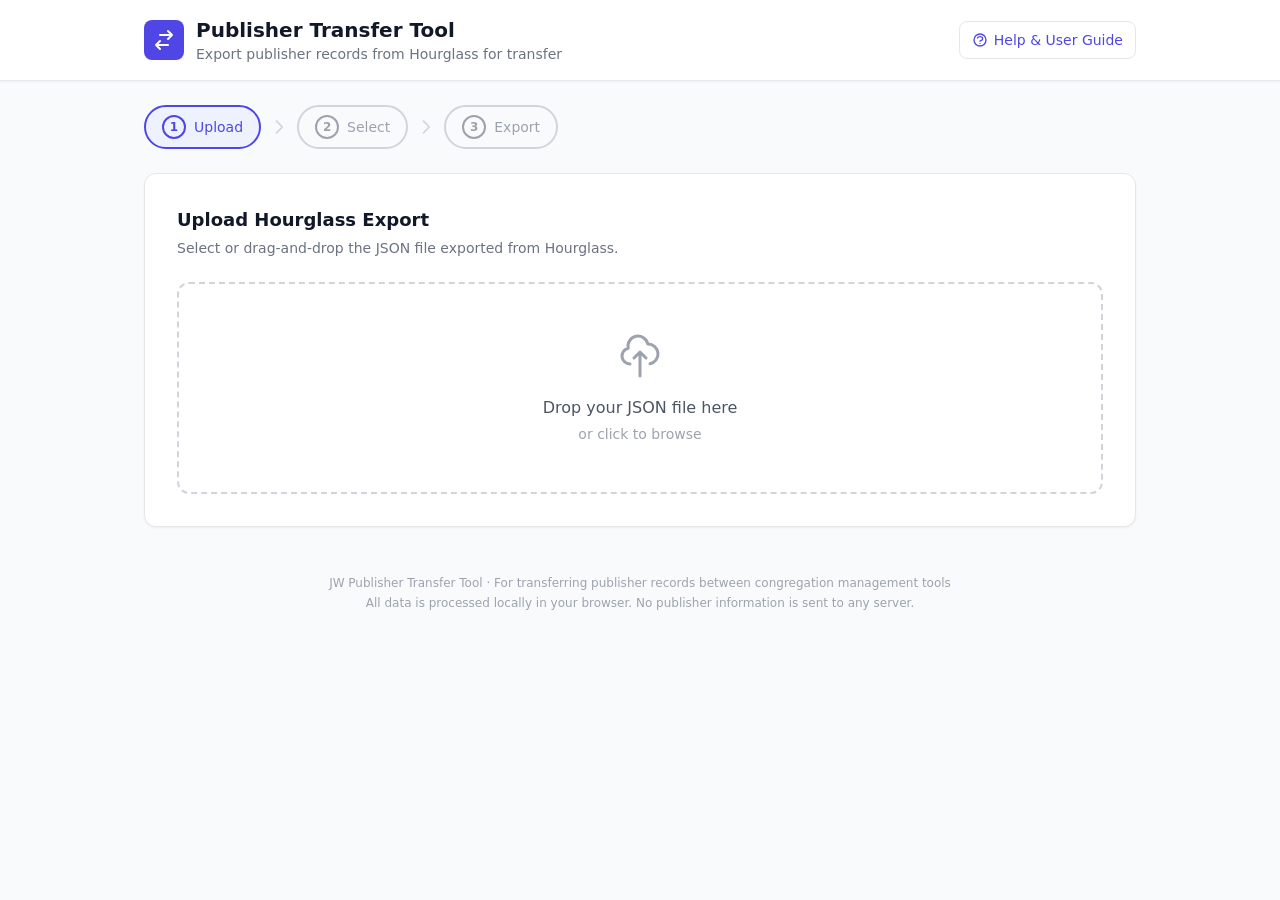
<file: app/templates/index.html>
<!DOCTYPE html>
<html lang="en">
<head>
  <meta charset="UTF-8" />
  <meta name="viewport" content="width=device-width, initial-scale=1.0" />
  <title>JW Publisher Transfer Tool</title>
  <script src="/static/vendor/tailwind.js"></script>
  <script src="/static/vendor/jspdf.umd.min.js"></script>
  <link rel="stylesheet" href="/static/style.css" />
  <script>
    tailwind.config = {
      theme: {
        extend: {
          colors: {
            brand: { 50: '#eef2ff', 100: '#e0e7ff', 500: '#6366f1', 600: '#4f46e5', 700: '#4338ca' }
          }
        }
      }
    }
  </script>
</head>
<body class="bg-gray-50 min-h-screen">

  <!-- Header -->
  <header class="bg-white border-b border-gray-200 shadow-sm">
    <div class="max-w-5xl mx-auto px-4 py-4 flex items-center gap-3">
      <div class="w-10 h-10 bg-brand-600 rounded-lg flex items-center justify-center">
        <svg class="w-6 h-6 text-white" fill="none" stroke="currentColor" viewBox="0 0 24 24">
          <path stroke-linecap="round" stroke-linejoin="round" stroke-width="2"
            d="M8 7h12m0 0l-4-4m4 4l-4 4m0 6H4m0 0l4 4m-4-4l4-4" />
        </svg>
      </div>
      <div>
        <h1 class="text-xl font-bold text-gray-900">Publisher Transfer Tool</h1>
        <p class="text-sm text-gray-500">Export publisher records from Hourglass for transfer</p>
      </div>
      <a href="/help"
        class="ml-auto flex items-center gap-1.5 px-3 py-2 text-sm font-medium text-brand-600 border border-brand-200 rounded-lg hover:bg-brand-50 transition">
        <svg class="w-4 h-4" fill="none" stroke="currentColor" viewBox="0 0 24 24">
          <path stroke-linecap="round" stroke-linejoin="round" stroke-width="2"
            d="M8.228 9c.549-1.165 2.03-2 3.772-2 2.21 0 4 1.343 4 3 0 1.4-1.278 2.575-3.006 2.907-.542.104-.994.54-.994 1.093m0 3h.01M21 12a9 9 0 11-18 0 9 9 0 0118 0z" />
        </svg>
        Help &amp; User Guide
      </a>
    </div>
  </header>

  <!-- Step Indicators -->
  <div class="max-w-5xl mx-auto px-4 pt-6 pb-2">
    <div class="flex items-center gap-2">
      <div id="step-ind-1" class="step-indicator active flex items-center gap-2 px-4 py-2 rounded-full border-2 text-sm font-medium">
        <span class="w-6 h-6 rounded-full border-2 border-current flex items-center justify-center text-xs font-bold">1</span>
        Upload
      </div>
      <svg class="w-5 h-5 text-gray-300" fill="none" stroke="currentColor" viewBox="0 0 24 24">
        <path stroke-linecap="round" stroke-linejoin="round" stroke-width="2" d="M9 5l7 7-7 7"/>
      </svg>
      <div id="step-ind-2" class="step-indicator flex items-center gap-2 px-4 py-2 rounded-full border-2 border-gray-300 text-gray-400 text-sm font-medium">
        <span class="w-6 h-6 rounded-full border-2 border-current flex items-center justify-center text-xs font-bold">2</span>
        Select
      </div>
      <svg class="w-5 h-5 text-gray-300" fill="none" stroke="currentColor" viewBox="0 0 24 24">
        <path stroke-linecap="round" stroke-linejoin="round" stroke-width="2" d="M9 5l7 7-7 7"/>
      </svg>
      <div id="step-ind-3" class="step-indicator flex items-center gap-2 px-4 py-2 rounded-full border-2 border-gray-300 text-gray-400 text-sm font-medium">
        <span class="w-6 h-6 rounded-full border-2 border-current flex items-center justify-center text-xs font-bold">3</span>
        Export
      </div>
    </div>
  </div>

  <!-- Main Content -->
  <main class="max-w-5xl mx-auto px-4 py-4">

    <!-- Step 1: Upload -->
    <section id="step-upload" class="fade-in">
      <div class="bg-white rounded-xl shadow-sm border border-gray-200 p-8">
        <h2 class="text-lg font-semibold text-gray-900 mb-1">Upload Hourglass Export</h2>
        <p class="text-sm text-gray-500 mb-6">Select or drag-and-drop the JSON file exported from Hourglass.</p>

        <div id="drop-zone" class="drop-zone border-2 border-dashed border-gray-300 rounded-xl p-12 text-center cursor-pointer hover:border-brand-500">
          <svg class="mx-auto w-12 h-12 text-gray-400 mb-4" fill="none" stroke="currentColor" viewBox="0 0 24 24">
            <path stroke-linecap="round" stroke-linejoin="round" stroke-width="1.5"
              d="M7 16a4 4 0 01-.88-7.903A5 5 0 1115.9 6L16 6a5 5 0 011 9.9M15 13l-3-3m0 0l-3 3m3-3v12" />
          </svg>
          <p class="text-gray-600 font-medium">Drop your JSON file here</p>
          <p class="text-sm text-gray-400 mt-1">or click to browse</p>
          <input id="file-input" type="file" accept=".json" class="hidden" />
        </div>

        <div id="upload-error" class="hidden mt-4 p-3 bg-red-50 border border-red-200 rounded-lg text-red-700 text-sm"></div>
      </div>
    </section>

    <!-- Step 2: Select Publishers -->
    <section id="step-select" class="hidden fade-in">
      <div class="bg-white rounded-xl shadow-sm border border-gray-200 p-6">

        <!-- Congregation Info Bar -->
        <div id="cong-info" class="mb-4 p-3 bg-brand-50 rounded-lg border border-brand-100 text-sm text-brand-700"></div>

        <div class="flex flex-col sm:flex-row sm:items-center sm:justify-between gap-3 mb-4">
          <h2 class="text-lg font-semibold text-gray-900">Select Publishers</h2>
          <div class="flex items-center gap-3">
            <div class="relative">
              <svg class="absolute left-3 top-1/2 -translate-y-1/2 w-4 h-4 text-gray-400" fill="none" stroke="currentColor" viewBox="0 0 24 24">
                <path stroke-linecap="round" stroke-linejoin="round" stroke-width="2" d="M21 21l-6-6m2-5a7 7 0 11-14 0 7 7 0 0114 0z"/>
              </svg>
              <input id="search-input" type="text" placeholder="Search by name..."
                class="pl-10 pr-4 py-2 border border-gray-300 rounded-lg text-sm focus:ring-2 focus:ring-brand-500 focus:border-brand-500 outline-none w-64" />
            </div>
            <select id="filter-status" class="border border-gray-300 rounded-lg text-sm py-2 px-3 focus:ring-2 focus:ring-brand-500 focus:border-brand-500 outline-none">
              <option value="">All statuses</option>
            </select>
          </div>
        </div>

        <div class="flex items-center gap-4 mb-3 text-sm">
          <label class="flex items-center gap-2 cursor-pointer">
            <input id="select-all" type="checkbox" class="w-4 h-4 rounded border-gray-300 text-brand-600 focus:ring-brand-500" />
            <span class="text-gray-600">Select all visible</span>
          </label>
          <span id="selection-count" class="text-gray-400">0 selected</span>
        </div>

        <!-- Publisher Table -->
        <div class="border border-gray-200 rounded-lg overflow-hidden">
          <table class="w-full text-sm">
            <thead class="bg-gray-50 text-left">
              <tr>
                <th class="px-4 py-3 w-10"></th>
                <th class="px-4 py-3 font-medium text-gray-600 cursor-pointer select-none" onclick="sortBy('name')">
                  Name <span id="sort-name" class="text-gray-400">&#9650;</span>
                </th>
                <th class="px-4 py-3 font-medium text-gray-600 cursor-pointer select-none" onclick="sortBy('status')">
                  Status <span id="sort-status" class="text-gray-400"></span>
                </th>
                <th class="px-4 py-3 font-medium text-gray-600 cursor-pointer select-none" onclick="sortBy('appt')">
                  Appointment <span id="sort-appt" class="text-gray-400"></span>
                </th>
                <th class="px-4 py-3 font-medium text-gray-600">Reports</th>
              </tr>
            </thead>
            <tbody id="publisher-list" class="divide-y divide-gray-100"></tbody>
          </table>
        </div>

        <div class="flex items-center justify-between mt-6">
          <button onclick="goToStep(1)"
            class="px-4 py-2 text-sm font-medium text-gray-600 border border-gray-300 rounded-lg hover:bg-gray-50 transition">
            &larr; Back
          </button>
          <button id="btn-export" onclick="goToStep(3)" disabled
            class="px-6 py-2.5 text-sm font-medium text-white bg-brand-600 rounded-lg hover:bg-brand-700 transition disabled:opacity-40 disabled:cursor-not-allowed">
            Generate Export &rarr;
          </button>
        </div>
      </div>
    </section>

    <!-- Step 3: Export -->
    <section id="step-export" class="hidden fade-in">
      <div class="bg-white rounded-xl shadow-sm border border-gray-200 p-8 text-center">
        <div class="w-16 h-16 bg-green-100 rounded-full flex items-center justify-center mx-auto mb-4">
          <svg class="w-8 h-8 text-green-600" fill="none" stroke="currentColor" viewBox="0 0 24 24">
            <path stroke-linecap="round" stroke-linejoin="round" stroke-width="2" d="M5 13l4 4L19 7"/>
          </svg>
        </div>
        <h2 class="text-xl font-semibold text-gray-900 mb-2">Export Ready</h2>
        <p id="export-summary" class="text-gray-500 mb-6"></p>

        <div id="export-details" class="max-w-md mx-auto mb-6 text-left bg-gray-50 rounded-lg p-4 text-sm space-y-1"></div>

        <div class="flex justify-center gap-3">
          <button onclick="goToStep(2)"
            class="px-4 py-2.5 text-sm font-medium text-gray-600 border border-gray-300 rounded-lg hover:bg-gray-50 transition">
            &larr; Back to Selection
          </button>
          <button id="btn-download" onclick="downloadExport()"
            class="px-6 py-2.5 text-sm font-medium text-white bg-green-600 rounded-lg hover:bg-green-700 transition">
            Download JSON File
          </button>
        </div>

        <button onclick="resetApp()" class="mt-4 text-sm text-brand-600 hover:text-brand-700 underline">
          Start over with a new file
        </button>
      </div>

      <!-- Letters of Introduction -->
      <div class="bg-white rounded-xl shadow-sm border border-gray-200 p-6 mt-6">
        <h2 class="text-lg font-semibold text-gray-900 mb-1">Letters of Introduction</h2>
        <p class="text-sm text-gray-500 mb-4">Generate a PDF letter of introduction for each publisher. Details are pre-filled from the Hourglass data -- fill in the rest and adjust the letter text as needed. Publishers who share an address are grouped into a single <strong>family letter</strong> automatically; use each publisher's <em>Family letter grouping</em> menu to combine or separate them.</p>

        <!-- Sending congregation letterhead settings -->
        <div class="grid sm:grid-cols-2 gap-3 mb-6 p-4 bg-gray-50 rounded-lg">
          <div>
            <label class="block text-xs font-medium text-gray-600 mb-1">Sending Congregation</label>
            <input id="loi-cong-name" type="text" oninput="refreshAllLetters()"
              class="w-full px-3 py-2 border border-gray-300 rounded-lg text-sm focus:ring-2 focus:ring-brand-500 focus:border-brand-500 outline-none" />
          </div>
          <div>
            <label class="block text-xs font-medium text-gray-600 mb-1">Congregation Address (letterhead)</label>
            <textarea id="loi-cong-address" rows="2" oninput="refreshAllLetters()"
              class="w-full px-3 py-2 border border-gray-300 rounded-lg text-sm focus:ring-2 focus:ring-brand-500 focus:border-brand-500 outline-none"></textarea>
          </div>
        </div>

        <div id="loi-cards" class="space-y-4"></div>
      </div>
    </section>
  </main>

  <!-- Footer -->
  <footer class="max-w-5xl mx-auto px-4 py-8 text-center text-xs text-gray-400">
    <p>JW Publisher Transfer Tool &middot; For transferring publisher records between congregation management tools</p>
    <p class="mt-1">All data is processed locally in your browser. No publisher information is sent to any server.</p>
  </footer>

<script>
let hourglassData = null;
let publishers = [];
let reportCounts = {};
let selectedIds = new Set();
let currentSort = { key: 'name', asc: true };

// --- File Upload ---

const dropZone = document.getElementById('drop-zone');
const fileInput = document.getElementById('file-input');

dropZone.addEventListener('click', () => fileInput.click());
dropZone.addEventListener('dragover', e => { e.preventDefault(); dropZone.classList.add('dragover'); });
dropZone.addEventListener('dragleave', () => dropZone.classList.remove('dragover'));
dropZone.addEventListener('drop', e => {
  e.preventDefault();
  dropZone.classList.remove('dragover');
  if (e.dataTransfer.files.length) handleFile(e.dataTransfer.files[0]);
});
fileInput.addEventListener('change', () => { if (fileInput.files.length) handleFile(fileInput.files[0]); });

function handleFile(file) {
  const errBox = document.getElementById('upload-error');
  errBox.classList.add('hidden');

  if (!file.name.endsWith('.json')) {
    errBox.textContent = 'Please select a valid JSON file.';
    errBox.classList.remove('hidden');
    return;
  }

  const reader = new FileReader();
  reader.onload = e => {
    try {
      const data = JSON.parse(e.target.result);
      if (!data.congregation || !data.publishers) {
        throw new Error('Missing required fields: congregation and publishers.');
      }
      hourglassData = data;
      loadPublishers(data);
      goToStep(2);
    } catch (err) {
      errBox.textContent = 'Invalid Hourglass export: ' + err.message;
      errBox.classList.remove('hidden');
    }
  };
  reader.readAsText(file);
}

// --- Publisher Loading ---

function loadPublishers(data) {
  publishers = data.publishers.map(p => ({
    id: p.id,
    firstname: p.firstname || '',
    lastname: p.lastname || '',
    status: p.status || 'Unknown',
    appt: p.appt || '—',
    fullName: `${p.lastname}, ${p.firstname}${p.middlename ? ' ' + p.middlename : ''}${p.suffix ? ' ' + p.suffix : ''}`
  }));

  reportCounts = {};
  (data.reports || []).forEach(r => {
    const uid = r.user?.id;
    if (uid) reportCounts[uid] = (reportCounts[uid] || 0) + 1;
  });

  const statuses = [...new Set(publishers.map(p => p.status))].sort();
  const sel = document.getElementById('filter-status');
  sel.innerHTML = '<option value="">All statuses</option>';
  statuses.forEach(s => {
    const opt = document.createElement('option');
    opt.value = s;
    opt.textContent = s;
    sel.appendChild(opt);
  });

  const congInfo = document.getElementById('cong-info');
  const c = data.congregation;
  congInfo.innerHTML = `<strong>${escapeHtml(c.name)}</strong> &middot; #${escapeHtml(c.number)} &middot; ${publishers.length} publishers &middot; ${(data.reports || []).length} reports`;

  sortPublishers();
  renderPublishers();
}

// --- Sorting ---

function sortBy(key) {
  if (currentSort.key === key) {
    currentSort.asc = !currentSort.asc;
  } else {
    currentSort = { key, asc: true };
  }
  document.querySelectorAll('[id^="sort-"]').forEach(el => el.textContent = '');
  const arrow = currentSort.asc ? '\u25B2' : '\u25BC';
  const sortEl = document.getElementById('sort-' + key);
  if (sortEl) sortEl.textContent = arrow;

  sortPublishers();
  renderPublishers();
}

function sortPublishers() {
  const k = currentSort.key;
  const dir = currentSort.asc ? 1 : -1;
  publishers.sort((a, b) => {
    let va, vb;
    if (k === 'name') { va = a.fullName.toLowerCase(); vb = b.fullName.toLowerCase(); }
    else if (k === 'status') { va = a.status.toLowerCase(); vb = b.status.toLowerCase(); }
    else if (k === 'appt') { va = a.appt.toLowerCase(); vb = b.appt.toLowerCase(); }
    else { va = ''; vb = ''; }
    return va < vb ? -dir : va > vb ? dir : 0;
  });
}

// --- Filtering & Rendering ---

function getVisiblePublishers() {
  const q = document.getElementById('search-input').value.toLowerCase().trim();
  const statusFilter = document.getElementById('filter-status').value;
  return publishers.filter(p => {
    if (q) {
      const haystack = `${p.firstname} ${p.lastname} ${p.fullName}`.toLowerCase();
      const match = q.split(/\s+/).every(term => haystack.includes(term));
      if (!match) return false;
    }
    if (statusFilter && p.status !== statusFilter) return false;
    return true;
  });
}

function renderPublishers() {
  const tbody = document.getElementById('publisher-list');
  const visible = getVisiblePublishers();

  tbody.innerHTML = visible.map(p => `
    <tr class="publisher-row ${selectedIds.has(p.id) ? 'selected' : ''}" onclick="toggleSelect(${p.id})">
      <td class="px-4 py-3">
        <input type="checkbox" ${selectedIds.has(p.id) ? 'checked' : ''}
          class="w-4 h-4 rounded border-gray-300 text-brand-600 focus:ring-brand-500" data-publisher-id="${p.id}" />
      </td>
      <td class="px-4 py-3 font-medium text-gray-900">${escapeHtml(p.fullName)}</td>
      <td class="px-4 py-3">
        <span class="inline-block px-2 py-0.5 rounded-full text-xs font-medium ${statusColor(p.status)}">
          ${escapeHtml(p.status)}
        </span>
      </td>
      <td class="px-4 py-3 text-gray-600">${escapeHtml(p.appt)}</td>
      <td class="px-4 py-3 text-gray-500">${reportCounts[p.id] || 0}</td>
    </tr>
  `).join('');

  updateSelectionUI();
}

function statusColor(status) {
  if (status.includes('Regular Pioneer')) return 'bg-purple-100 text-purple-700';
  if (status.includes('Auxiliary Pioneer')) return 'bg-blue-100 text-blue-700';
  if (status.includes('Baptized')) return 'bg-green-100 text-green-700';
  if (status.includes('Unbaptized')) return 'bg-yellow-100 text-yellow-700';
  return 'bg-gray-100 text-gray-600';
}

function escapeHtml(str) {
  return String(str == null ? '' : str)
    .replace(/&/g, '&amp;')
    .replace(/</g, '&lt;')
    .replace(/>/g, '&gt;')
    .replace(/"/g, '&quot;')
    .replace(/'/g, '&#39;');
}

// --- Selection ---

function toggleSelect(id) {
  if (selectedIds.has(id)) selectedIds.delete(id);
  else selectedIds.add(id);
  renderPublishers();
}

document.getElementById('select-all').addEventListener('change', function () {
  const visible = getVisiblePublishers();
  if (this.checked) {
    visible.forEach(p => selectedIds.add(p.id));
  } else {
    visible.forEach(p => selectedIds.delete(p.id));
  }
  renderPublishers();
});

function updateSelectionUI() {
  const count = selectedIds.size;
  document.getElementById('selection-count').textContent = `${count} selected`;
  document.getElementById('btn-export').disabled = count === 0;

  const visible = getVisiblePublishers();
  const allChecked = visible.length > 0 && visible.every(p => selectedIds.has(p.id));
  document.getElementById('select-all').checked = allChecked;
}

document.getElementById('search-input').addEventListener('input', renderPublishers);
document.getElementById('filter-status').addEventListener('change', renderPublishers);

// --- Step Navigation ---

function goToStep(step) {
  document.getElementById('step-upload').classList.toggle('hidden', step !== 1);
  document.getElementById('step-select').classList.toggle('hidden', step !== 2);
  document.getElementById('step-export').classList.toggle('hidden', step !== 3);

  for (let i = 1; i <= 3; i++) {
    const ind = document.getElementById('step-ind-' + i);
    ind.classList.remove('active', 'completed');
    if (i < step) ind.classList.add('completed');
    else if (i === step) ind.classList.add('active');
    if (i > step) {
      ind.classList.add('border-gray-300', 'text-gray-400');
      ind.classList.remove('border-brand-600');
    } else {
      ind.classList.remove('border-gray-300', 'text-gray-400');
    }
  }

  if (step === 3) prepareExport();
}

// --- Export (fully client-side -- no data leaves the browser) ---

const PUBLISHER_ARRAY_FIELDS = ['emergencycontacts', 'permissionusergroups', 'tags'];

const PRIVILEGE_KEYS = [
  'attendant', 'aux_chairman', 'cbs', 'cbs_reader', 'chairman',
  'chairman2', 'chairman3', 'cleaning', 'closeprayer', 'conductFS',
  'console', 'dfg', 'fm_discussion', 'fs_assistant', 'hh', 'host',
  'initcall', 'interpreter', 'lac', 'localneeds', 'mics', 'mm_chairman',
  'none', 'openprayer', 'prayer', 'pt', 'pt_out', 'publicMinistry',
  'reading', 'rv', 'security_attendant', 'stage', 'stream', 'study',
  'stutalk', 'treasures', 'video', 'wm_chairman', 'wm_reader',
  'wt_conductor', 'zoom_attendant',
];

function sanitizePublisher(pub) {
  const out = Object.assign({}, pub);
  for (const field of PUBLISHER_ARRAY_FIELDS) {
    if (!Array.isArray(out[field])) out[field] = [];
  }
  return out;
}

function buildEmptyPrivileges() {
  const p = {};
  for (const k of PRIVILEGE_KEYS) p[k] = [];
  return p;
}

function filterExport(data, idSet) {
  const pubs = data.publishers
    .filter(p => idSet.has(p.id))
    .map(sanitizePublisher);

  const neededAddrIds = new Set(pubs.map(p => p.address_id).filter(Boolean));
  const addresses = Array.isArray(data.addresses)
    ? data.addresses.filter(a => neededAddrIds.has(a.id))
    : [];

  const reports = (data.reports || []).filter(r => idSet.has(r.user?.id));

  let privileges;
  if (data.privileges) {
    privileges = {};
    for (const k of PRIVILEGE_KEYS) {
      privileges[k] = (data.privileges[k] || []).filter(pid => idSet.has(pid));
    }
  } else {
    privileges = buildEmptyPrivileges();
  }

  return {
    congregation: data.congregation,
    publishers: pubs,
    addresses: addresses,
    fsGroups: data.fsGroups || [],
    attendance: data.attendance || { attendance: [], attendanceGroups: [] },
    reports: reports,
    notPublishers: data.notPublishers || [],
    monthlyTotals: data.monthlyTotals || [],
    privileges: privileges,
    territories: data.territories || [],
    territoryRecords: data.territoryRecords || [],
  };
}

function buildFilename(pubs) {
  const today = new Date().toISOString().slice(0, 10);
  if (pubs.length === 1) {
    const last = (pubs[0].lastname || 'Unknown').replace(/\s+/g, '_');
    const first = (pubs[0].firstname || '').replace(/\s+/g, '_');
    return `Transfer_${last}_${first}_${today}.json`;
  }
  return `Transfer_${pubs.length}_Publishers_${today}.json`;
}

function prepareExport() {
  const selected = publishers.filter(p => selectedIds.has(p.id));
  const reportCount = selected.reduce((sum, p) => sum + (reportCounts[p.id] || 0), 0);

  document.getElementById('export-summary').textContent =
    `${selected.length} publisher${selected.length !== 1 ? 's' : ''} with ${reportCount} field service report${reportCount !== 1 ? 's' : ''} ready to export.`;

  const details = document.getElementById('export-details');
  details.innerHTML = selected.map(p =>
    `<div class="flex justify-between">
       <span class="text-gray-700">${escapeHtml(p.fullName)}</span>
       <span class="text-gray-400">${reportCounts[p.id] || 0} reports</span>
     </div>`
  ).join('');

  prepareLetterSection(selected);
}

function downloadExport() {
  const filtered = filterExport(hourglassData, selectedIds);
  const filename = buildFilename(filtered.publishers);
  const json = JSON.stringify(filtered, null, 2);

  const blob = new Blob([json], { type: 'application/json' });
  const url = URL.createObjectURL(blob);
  const a = document.createElement('a');
  a.href = url;
  a.download = filename;
  document.body.appendChild(a);
  a.click();
  a.remove();
  URL.revokeObjectURL(url);
}

// --- Letters of Introduction (fully client-side PDF generation) ---

let loiState = {};
let loiSelected = [];      // publishers currently shown in the letter section
let loiLetterText = {};    // group key -> current (possibly hand-edited) letter text

function cleanCongName(name) {
  // "Chillum - MD (USA)" -> "Chillum"
  return (name || '').replace(/\s*-\s*[A-Z]{2}\s*\(.*\)\s*$/, '').trim();
}

function formatDateUS(iso) {
  if (!iso) return '';
  const [y, m, d] = iso.split('-').map(Number);
  if (!y || !m || !d) return iso;
  return `${m}/${d}/${y}`;
}

function todayLong() {
  return new Date().toLocaleDateString('en-US', { year: 'numeric', month: 'long', day: 'numeric' });
}

function getFullPublisher(id) {
  return hourglassData.publishers.find(p => p.id === id);
}

function getPublisherAddress(pub) {
  if (!pub.address_id || !Array.isArray(hourglassData.addresses)) return null;
  return hourglassData.addresses.find(a => a.id === pub.address_id) || null;
}

function buildContactLines(pub) {
  const lines = [];
  if (pub.email) lines.push(pub.email);
  if (pub.cellphone) lines.push(pub.cellphone);
  if (pub.homephone) lines.push(pub.homephone);
  const addr = getPublisherAddress(pub);
  if (addr) {
    if (addr.line1) lines.push(addr.line1);
    if (addr.line2) lines.push(addr.line2);
    const cityLine = [addr.city, addr.state, addr.postalcode].filter(Boolean).join(', ');
    if (cityLine) lines.push(cityLine);
  }
  return lines;
}

const PIONEER_PHRASE = {
  'Regular Pioneer': 'a Regular Pioneer',
  'Special Pioneer': 'a Special Pioneer',
  'Continuous Auxiliary Pioneer': 'a Continuous Auxiliary Pioneer',
  'Auxiliary Pioneer': 'an Auxiliary Pioneer',
};

function buildRecommendation(pub, st) {
  const first = pub.firstname || '';
  const female = (pub.sex === 'Female');
  const He = female ? 'She' : 'He', he = female ? 'she' : 'he';
  const his = female ? 'her' : 'his';

  const status = st.status || '';
  const role = st.role || 'None';
  const activity = st.activity || 'Exemplary';

  // Standing scenarios that override the normal recommendation
  if (activity === 'Inactive') {
    return `Currently ${his} circumstances have limited ${his} recent share in the ministry. ${He} has not been active in the ministry recently and could use some loving shepherding and encouragement.`;
  }
  if (activity === 'Irregular') {
    return `${first} has been somewhat irregular in the field ministry and congregation meetings recently and would benefit from continued loving encouragement and shepherding.`;
  }

  const exemplary = activity === 'Exemplary';
  const standing = exemplary ? ' and is exemplary' : ' and is in good standing';
  const sharePhrase = exemplary ? 'an exemplary' : 'a fine';

  const pioneer = PIONEER_PHRASE[status] || '';
  const roleName = role === 'Elder' ? 'an Elder'
    : role === 'Ministerial Servant' ? 'a Ministerial Servant' : '';
  const continueAs = roleName || pioneer;

  // Pioneer and an appointment
  if (pioneer && roleName) {
    return `${He} is serving as ${pioneer} and ${roleName}${standing}. It is recommended ${he} continue to serve as ${continueAs}.`;
  }
  // Appointed servant who is not a pioneer
  if (roleName) {
    return `${He} is serving as ${roleName}${standing}. It is recommended ${he} continue to serve as ${continueAs}.`;
  }
  // Pioneer only
  if (pioneer) {
    return `${first} serves as ${pioneer} and maintains ${sharePhrase} share in the ministry and congregation activity. It is recommended that ${he} continue to serve as ${pioneer}.`;
  }
  // Unbaptized publisher
  if (status === 'Unbaptized Publisher') {
    return `${first} is an unbaptized publisher and is in good standing as ${he} progresses toward dedication and baptism.`;
  }
  // Baptized publisher
  if (exemplary) {
    return `${first} is a baptized publisher and is exemplary in the ministry and ${his} share of congregation activities.`;
  }
  return `${first} is a baptized publisher in good standing.`;
}

function buildClmSentence(pub, st) {
  if (!st.clm) return '';
  const female = (pub.sex === 'Female');
  const He = female ? 'She' : 'He';
  return `${He} comments regularly at the meetings and participates in the CLM student assignments.`;
}

function buildSpeakerParagraph(pub, st) {
  if (!st.publicSpeaker) return '';
  const last = pub.lastname || '';
  let text = '';
  if (st.role === 'Elder') {
    text = `Brother ${last} is an approved public speaker for outgoing talks and handles CLM assignments for qualified Elders.`;
    if (st.circuitSpeaker) {
      text += ' He has also worked in oversight on the circuit and regional level and has handled teaching assignments at assemblies and conventions.';
    }
  } else {
    text = `Brother ${last} is an approved public speaker, having developed and given public talks in our congregation.`;
  }
  return text;
}

function buildLetterText(pub, st) {
  const congName = document.getElementById('loi-cong-name').value.trim();
  const first = pub.firstname || '';
  const fullName = `${pub.firstname || ''} ${pub.lastname || ''}`.trim();

  const paragraphs = [];
  paragraphs.push('Dear Brothers,');

  let intro = `This letter is to introduce ${fullName}, who is transferring from the ${congName} Congregation to the ${st.newCong || '________'} Congregation. `;
  intro += buildRecommendation(pub, st);
  const clm = buildClmSentence(pub, st);
  if (clm) intro += ' ' + clm;
  paragraphs.push(intro);

  const speaker = buildSpeakerParagraph(pub, st);
  if (speaker) paragraphs.push(speaker);

  if (st.notes && st.notes.trim()) paragraphs.push(st.notes.trim());

  const female = (pub.sex === 'Female');
  const him = female ? 'her' : 'him', she = female ? 'she' : 'he';
  paragraphs.push(`We will sincerely miss ${first} and turn ${him} over to your loving care and oversight. We know ${she} will be a great addition to your congregation.`);

  const details = buildDetailLines(pub);
  if (details.length) paragraphs.push(details.join('\n'));

  paragraphs.push(`Please accept our warm Christian love,\nThe Body of Elders\n${congName} Congregation`);

  return paragraphs.join('\n\n');
}

function fullName(pub) {
  return `${pub.firstname || ''} ${pub.lastname || ''}`.trim();
}

// "Alice", "Alice and Bob", "Alice, Bob, and Carol"
function joinNames(names) {
  if (names.length <= 1) return names[0] || '';
  if (names.length === 2) return `${names[0]} and ${names[1]}`;
  return `${names.slice(0, -1).join(', ')}, and ${names[names.length - 1]}`;
}

// The last name shared by the most members (fallback: first member's last name).
function deriveFamilyLast(pubs) {
  const counts = {};
  for (const pub of pubs) {
    const last = (pub.lastname || '').trim();
    if (last) counts[last] = (counts[last] || 0) + 1;
  }
  let best = pubs[0] ? (pubs[0].lastname || '').trim() : '';
  let bestCount = 0;
  for (const [last, count] of Object.entries(counts)) {
    if (count > bestCount) { best = last; bestCount = count; }
  }
  return best;
}

function buildDetailLines(pub) {
  const details = [];
  if (pub.birth) details.push(`Date of birth: ${formatDateUS(pub.birth)}`);
  if (pub.baptism) details.push(`Date of baptism: ${formatDateUS(pub.baptism)}`);
  if (pub.pioneerid) details.push(`Pioneer ID: ${pub.pioneerid}`);
  const contact = buildContactLines(pub);
  if (contact.length) {
    details.push('Contact Info:');
    details.push(...contact);
  }
  return details;
}

// One member's recommendation for a combined family letter, phrased so it
// always names the person up front (rather than a bare "He/She...").
function memberRecommendationParagraph(pub, st) {
  const first = pub.firstname || '';
  const full = fullName(pub);
  let rec = buildRecommendation(pub, st);
  if (rec.startsWith('He ')) rec = full + ' ' + rec.slice(3);
  else if (rec.startsWith('She ')) rec = full + ' ' + rec.slice(4);
  else if (first && rec.startsWith(first + ' ')) rec = full + ' ' + rec.slice(first.length + 1);
  const clm = buildClmSentence(pub, st);
  if (clm) rec += ' ' + clm;
  return rec;
}

// Combined letter for a household of two or more publishers.
function buildFamilyLetterText(members) {
  const congName = document.getElementById('loi-cong-name').value.trim();
  const pubs = members.map(p => getFullPublisher(p.id));
  const sts = members.map(p => loiState[p.id]);
  const familyLast = deriveFamilyLast(pubs);
  const newCong = (sts.find(s => s.newCong && s.newCong.trim()) || {}).newCong || '';

  const paragraphs = [];
  paragraphs.push('Dear Brothers,');

  const names = joinNames(pubs.map(fullName));
  paragraphs.push(
    `This letter is to introduce the ${familyLast} family (${names}), who are transferring from the ` +
    `${congName} Congregation to the ${newCong || '________'} Congregation.`
  );

  // A recommendation paragraph for each family member, plus any speaker
  // paragraph and personal notes that apply to that member.
  for (let i = 0; i < pubs.length; i++) {
    paragraphs.push(memberRecommendationParagraph(pubs[i], sts[i]));
    const speaker = buildSpeakerParagraph(pubs[i], sts[i]);
    if (speaker) paragraphs.push(speaker);
    if (sts[i].notes && sts[i].notes.trim()) paragraphs.push(`Regarding ${pubs[i].firstname || fullName(pubs[i])}: ${sts[i].notes.trim()}`);
  }

  paragraphs.push(
    `We will sincerely miss the ${familyLast} family and turn them over to your loving care and ` +
    `oversight. We know they will be a great addition to your congregation.`
  );

  // Personal details for each member.
  for (const pub of pubs) {
    const details = buildDetailLines(pub);
    if (details.length) paragraphs.push([fullName(pub), ...details].join('\n'));
  }

  paragraphs.push(`Please accept our warm Christian love,\nThe Body of Elders\n${congName} Congregation`);

  return paragraphs.join('\n\n');
}

// Build the letter text for a group (single publisher or a family).
function buildGroupText(group) {
  if (group.members.length === 1) {
    const p = group.members[0];
    return buildLetterText(getFullPublisher(p.id), loiState[p.id]);
  }
  return buildFamilyLetterText(group.members);
}

function prepareLetterSection(selected) {
  const c = hourglassData.congregation || {};
  const nameInput = document.getElementById('loi-cong-name');
  const addrInput = document.getElementById('loi-cong-address');
  if (!nameInput.value) nameInput.value = cleanCongName(c.name);
  if (!addrInput.value && c.address) addrInput.value = c.address.trim();

  // Drop state for unselected publishers, init state for new ones
  const selectedSet = new Set(selected.map(p => p.id));
  for (const id of Object.keys(loiState)) {
    if (!selectedSet.has(Number(id))) delete loiState[id];
  }
  for (const p of selected) {
    if (!loiState[p.id]) {
      const pub = getFullPublisher(p.id);
      loiState[p.id] = {
        newCong: '',
        status: pub.status || 'Baptized Publisher',
        role: normalizeRole(pub.appt),
        activity: 'Exemplary',
        clm: true,
        publicSpeaker: false,
        circuitSpeaker: false,
        notes: '',
        family: undefined,   // '' = own letter, otherwise a shared family label
      };
    }
  }

  // Suggest family groupings for anyone not yet assigned (publishers who
  // share a home address are almost always a household transferring together).
  assignAutoFamilies(selected);

  loiSelected = selected;
  renderLetterCards(selected);
}

// Auto-assign a shared family label to selected publishers who live at the
// same address. Only fills in publishers that don't already have a choice,
// so it never overrides what the user picked manually.
function assignAutoFamilies(selected) {
  const byAddress = new Map();
  for (const p of selected) {
    const pub = getFullPublisher(p.id);
    if (pub.address_id == null) continue;
    if (!byAddress.has(pub.address_id)) byAddress.set(pub.address_id, []);
    byAddress.get(pub.address_id).push(p.id);
  }

  const used = new Set(selected.map(p => loiState[p.id].family).filter(Boolean));
  let next = 1;
  const nextFreeLabel = () => {
    while (used.has(String(next))) next++;
    const label = String(next);
    used.add(label);
    return label;
  };

  for (const ids of byAddress.values()) {
    if (ids.length < 2) continue;
    const unset = ids.filter(id => loiState[id].family === undefined);
    if (unset.length === 0) continue;
    // Reuse an existing label already applied to this household, else allocate one.
    let label = ids.map(id => loiState[id].family).find(Boolean) || nextFreeLabel();
    for (const id of unset) loiState[id].family = label;
  }

  // Everyone still unset gets their own individual letter.
  for (const p of selected) {
    if (loiState[p.id].family === undefined) loiState[p.id].family = '';
  }
}

// Group the selected publishers by their family label. Publishers with a blank
// label (or a label nobody else shares) get their own individual group.
function computeGroups(selected) {
  const counts = {};
  for (const p of selected) {
    const fam = loiState[p.id].family;
    if (fam) counts[fam] = (counts[fam] || 0) + 1;
  }
  const groups = [];
  const byLabel = {};
  for (const p of selected) {
    const fam = loiState[p.id].family;
    if (fam && counts[fam] > 1) {
      if (!byLabel[fam]) {
        byLabel[fam] = { key: 'fam-' + fam, family: fam, members: [] };
        groups.push(byLabel[fam]);
      }
      byLabel[fam].members.push(p);
    } else {
      groups.push({ key: 'ind-' + p.id, family: '', members: [p] });
    }
  }
  return groups;
}

const STATUS_OPTIONS = [
  'Regular Pioneer',
  'Continuous Auxiliary Pioneer',
  'Auxiliary Pioneer',
  'Special Pioneer',
  'Baptized Publisher',
  'Unbaptized Publisher',
];

const ROLE_OPTIONS = ['None', 'Elder', 'Ministerial Servant'];

const ACTIVITY_OPTIONS = [
  ['Exemplary', 'Exemplary'],
  ['Good', 'In good standing'],
  ['Irregular', 'Irregular (needs encouragement)'],
  ['Inactive', 'Inactive (needs shepherding)'],
];

function normalizeRole(appt) {
  if (appt === 'Elder') return 'Elder';
  if (appt === 'MS' || appt === 'Ministerial Servant') return 'Ministerial Servant';
  return 'None';
}

function buildOptions(values, current) {
  // values: array of strings OR [value, label] pairs
  const opts = values.map(v => Array.isArray(v) ? v : [v, v]);
  // Ensure the current value is present even if not in the predefined list
  if (current && !opts.some(([val]) => val === current)) {
    opts.unshift([current, current]);
  }
  return opts.map(([val, label]) =>
    `<option value="${escapeHtml(val)}" ${val === current ? 'selected' : ''}>${escapeHtml(label)}</option>`
  ).join('');
}

// Options for the family-grouping dropdown shown on every publisher.
function familyOptions(current, count) {
  const opts = [['', 'Own letter']];
  for (let i = 1; i <= Math.max(count, 1); i++) opts.push([String(i), 'Family group ' + i]);
  if (current && !opts.some(([v]) => v === current)) opts.push([current, 'Family group ' + current]);
  return opts.map(([v, l]) =>
    `<option value="${escapeHtml(v)}" ${v === current ? 'selected' : ''}>${escapeHtml(l)}</option>`
  ).join('');
}

// The per-publisher settings block (used both for individuals and for each
// member inside a family card). When showNewCong is false the "Transferring
// to" field is omitted because it is shown once at the family level.
function memberSettingsHtml(p, showNewCong) {
  const pub = getFullPublisher(p.id);
  const st = loiState[p.id];
  const female = pub.sex === 'Female';
  const count = loiSelected.length;
  return `
    <div class="grid sm:grid-cols-2 gap-3 mb-3">
      ${showNewCong ? `
      <div>
        <label class="block text-xs font-medium text-gray-600 mb-1">Transferring to (new congregation)</label>
        <input type="text" value="${escapeHtml(st.newCong)}" placeholder="e.g. Accokeek"
          oninput="updateLoi(${p.id}, 'newCong', this.value)"
          class="w-full px-3 py-2 border border-gray-300 rounded-lg text-sm focus:ring-2 focus:ring-brand-500 focus:border-brand-500 outline-none" />
      </div>` : ''}
      <div>
        <label class="block text-xs font-medium text-gray-600 mb-1">Family letter grouping</label>
        <select onchange="updateLoi(${p.id}, 'family', this.value)"
          class="w-full px-3 py-2 border border-gray-300 rounded-lg text-sm focus:ring-2 focus:ring-brand-500 focus:border-brand-500 outline-none">
          ${familyOptions(st.family, count)}
        </select>
      </div>
      <div>
        <label class="block text-xs font-medium text-gray-600 mb-1">Standing in the ministry</label>
        <select onchange="updateLoi(${p.id}, 'activity', this.value)"
          class="w-full px-3 py-2 border border-gray-300 rounded-lg text-sm focus:ring-2 focus:ring-brand-500 focus:border-brand-500 outline-none">
          ${buildOptions(ACTIVITY_OPTIONS, st.activity)}
        </select>
      </div>
      <div>
        <label class="block text-xs font-medium text-gray-600 mb-1">Publisher status</label>
        <select onchange="updateLoi(${p.id}, 'status', this.value)"
          class="w-full px-3 py-2 border border-gray-300 rounded-lg text-sm focus:ring-2 focus:ring-brand-500 focus:border-brand-500 outline-none">
          ${buildOptions(STATUS_OPTIONS, st.status)}
        </select>
      </div>
      <div>
        <label class="block text-xs font-medium text-gray-600 mb-1">Appointment / servant role</label>
        <select onchange="updateLoi(${p.id}, 'role', this.value)"
          class="w-full px-3 py-2 border border-gray-300 rounded-lg text-sm focus:ring-2 focus:ring-brand-500 focus:border-brand-500 outline-none">
          ${buildOptions(ROLE_OPTIONS, st.role)}
        </select>
      </div>
    </div>
    <div class="flex flex-wrap items-center gap-6 mb-3 text-sm">
      <label class="flex items-center gap-2 cursor-pointer">
        <input type="checkbox" ${st.clm ? 'checked' : ''}
          onchange="updateLoi(${p.id}, 'clm', this.checked)"
          class="w-4 h-4 rounded border-gray-300 text-brand-600 focus:ring-brand-500" />
        <span class="text-gray-600">Comments at meetings &amp; participates in CLM student assignments</span>
      </label>
    </div>
    ${!female ? `
    <div class="flex flex-wrap items-center gap-6 mb-3 text-sm">
      <label class="flex items-center gap-2 cursor-pointer">
        <input type="checkbox" ${st.publicSpeaker ? 'checked' : ''}
          onchange="updateLoi(${p.id}, 'publicSpeaker', this.checked)"
          class="w-4 h-4 rounded border-gray-300 text-brand-600 focus:ring-brand-500" />
        <span class="text-gray-600">Approved public speaker</span>
      </label>
      <label class="flex items-center gap-2 cursor-pointer">
        <input type="checkbox" ${st.circuitSpeaker ? 'checked' : ''}
          onchange="updateLoi(${p.id}, 'circuitSpeaker', this.checked)"
          class="w-4 h-4 rounded border-gray-300 text-brand-600 focus:ring-brand-500" />
        <span class="text-gray-600">Circuit / regional teaching assignments</span>
      </label>
    </div>` : ''}
    <div class="mb-3">
      <label class="block text-xs font-medium text-gray-600 mb-1">Additional notes (included as a paragraph in the letter)</label>
      <textarea rows="2" placeholder="Any personal circumstances, history with the congregation, shepherding suggestions..."
        oninput="updateLoi(${p.id}, 'notes', this.value)"
        class="w-full px-3 py-2 border border-gray-300 rounded-lg text-sm focus:ring-2 focus:ring-brand-500 focus:border-brand-500 outline-none">${escapeHtml(st.notes)}</textarea>
    </div>`;
}

function letterTextBlock(group, label) {
  return `
    <div class="mb-3">
      <div class="flex items-center justify-between mb-1">
        <label class="block text-xs font-medium text-gray-600">${label} (editable -- changing the fields above regenerates it)</label>
        <button onclick="regenerateGroup('${group.key}')" class="text-xs text-brand-600 hover:text-brand-700 underline">Regenerate</button>
      </div>
      <textarea id="loi-text-${group.key}" rows="${group.members.length > 1 ? 16 : 12}"
        oninput="loiLetterText['${group.key}'] = this.value"
        class="w-full px-3 py-2 border border-gray-300 rounded-lg text-sm font-mono focus:ring-2 focus:ring-brand-500 focus:border-brand-500 outline-none"></textarea>
    </div>`;
}

function renderLetterCards(selected) {
  const container = document.getElementById('loi-cards');
  const groups = computeGroups(selected);

  container.innerHTML = groups.map(group => {
    if (group.members.length > 1) {
      // ---- Family (combined) letter card ----
      const pubs = group.members.map(p => getFullPublisher(p.id));
      const familyLast = deriveFamilyLast(pubs);
      const sharedCong = (group.members
        .map(p => loiState[p.id].newCong)
        .find(v => v && v.trim())) || '';
      const memberSubcards = group.members.map(p => `
        <div class="bg-gray-50 border border-gray-200 rounded-lg p-3">
          <div class="flex items-center justify-between mb-2">
            <h4 class="font-medium text-gray-800">${escapeHtml(p.fullName)}</h4>
            <span class="text-xs text-gray-400">${escapeHtml(getFullPublisher(p.id).status || '')}</span>
          </div>
          ${memberSettingsHtml(p, false)}
        </div>`).join('');

      return `
      <div class="border-2 border-brand-200 rounded-lg p-4 bg-brand-50/40">
        <div class="flex items-center justify-between mb-1">
          <h3 class="font-semibold text-gray-900">Family letter &middot; ${escapeHtml(familyLast)} family</h3>
          <span class="text-xs font-medium text-brand-700 bg-brand-100 px-2 py-0.5 rounded-full">${group.members.length} publishers &middot; one letter</span>
        </div>
        <p class="text-xs text-gray-500 mb-3">${escapeHtml(joinNames(group.members.map(p => p.fullName)))} will be introduced together in a single letter.</p>
        <div class="mb-3">
          <label class="block text-xs font-medium text-gray-600 mb-1">Transferring to (new congregation)</label>
          <input type="text" value="${escapeHtml(sharedCong)}" placeholder="e.g. Accokeek"
            oninput="updateFamilyNewCong('${group.family}', this.value)"
            class="w-full sm:w-1/2 px-3 py-2 border border-gray-300 rounded-lg text-sm focus:ring-2 focus:ring-brand-500 focus:border-brand-500 outline-none" />
        </div>
        <div class="space-y-3 mb-3">${memberSubcards}</div>
        ${letterTextBlock(group, 'Combined family letter text')}
        <div class="text-right">
          <button onclick="downloadGroupPdf('${group.key}')"
            class="px-5 py-2 text-sm font-medium text-white bg-brand-600 rounded-lg hover:bg-brand-700 transition">
            Download Family Letter PDF
          </button>
        </div>
      </div>`;
    }

    // ---- Individual letter card ----
    const p = group.members[0];
    return `
    <div class="border border-gray-200 rounded-lg p-4" id="loi-card-${p.id}">
      <div class="flex items-center justify-between mb-3">
        <h3 class="font-semibold text-gray-900">${escapeHtml(p.fullName)}</h3>
        <span class="text-xs text-gray-400">${escapeHtml(getFullPublisher(p.id).status || '')}${getFullPublisher(p.id).appt ? ' · ' + escapeHtml(getFullPublisher(p.id).appt) : ''}</span>
      </div>
      ${memberSettingsHtml(p, true)}
      ${letterTextBlock(group, 'Letter text')}
      <div class="text-right">
        <button onclick="downloadGroupPdf('${group.key}')"
          class="px-5 py-2 text-sm font-medium text-white bg-brand-600 rounded-lg hover:bg-brand-700 transition">
          Download Letter PDF
        </button>
      </div>
    </div>`;
  }).join('');

  // Populate letter textareas (kept out of the template string to avoid HTML escaping issues)
  for (const group of groups) {
    if (loiLetterText[group.key] == null) loiLetterText[group.key] = buildGroupText(group);
    const ta = document.getElementById(`loi-text-${group.key}`);
    if (ta) ta.value = loiLetterText[group.key];
  }
}

function findGroupForId(id) {
  return computeGroups(loiSelected).find(g => g.members.some(p => p.id === id));
}

function getGroupByKey(key) {
  return computeGroups(loiSelected).find(g => g.key === key);
}

function updateLoi(id, field, value) {
  loiState[id][field] = value;
  if (field === 'family') {
    // Regrouping changes which letters exist -- rebuild the whole section.
    loiLetterText = {};
    renderLetterCards(loiSelected);
    return;
  }
  const group = findGroupForId(id);
  if (group) regenerateGroup(group.key);
}

function updateFamilyNewCong(family, value) {
  for (const p of loiSelected) {
    if (loiState[p.id].family === family) loiState[p.id].newCong = value;
  }
  const group = computeGroups(loiSelected).find(g => g.family === family && g.members.length > 1);
  if (group) regenerateGroup(group.key);
}

function regenerateGroup(key) {
  const group = getGroupByKey(key);
  if (!group) return;
  loiLetterText[key] = buildGroupText(group);
  const ta = document.getElementById(`loi-text-${key}`);
  if (ta) ta.value = loiLetterText[key];
}

function refreshAllLetters() {
  for (const group of computeGroups(loiSelected)) {
    loiLetterText[group.key] = buildGroupText(group);
    const ta = document.getElementById(`loi-text-${group.key}`);
    if (ta) ta.value = loiLetterText[group.key];
  }
}

// Render arbitrary letter text into a PDF with the congregation letterhead.
function renderLetterPdf(letterText, filename) {
  const congName = document.getElementById('loi-cong-name').value.trim();
  const congAddress = document.getElementById('loi-cong-address').value.trim();

  const { jsPDF } = window.jspdf;
  const doc = new jsPDF({ unit: 'pt', format: 'letter' });
  const pageWidth = doc.internal.pageSize.getWidth();
  const pageHeight = doc.internal.pageSize.getHeight();
  const margin = 72;
  const maxWidth = pageWidth - margin * 2;
  let y = margin;

  // Letterhead
  doc.setFont('times', 'bold');
  doc.setFontSize(14);
  doc.text(congName.toUpperCase() + ' CONGREGATION', pageWidth / 2, y, { align: 'center' });
  y += 18;
  doc.setFont('times', 'normal');
  doc.setFontSize(11);
  for (const line of congAddress.split('\n').map(l => l.trim()).filter(Boolean)) {
    doc.text(line, pageWidth / 2, y, { align: 'center' });
    y += 14;
  }
  y += 6;
  doc.setLineWidth(1);
  doc.line(margin, y, pageWidth - margin, y);
  y += 28;

  // Date
  doc.setFontSize(12);
  doc.text(todayLong(), margin, y);
  y += 28;

  // Body
  const paragraphs = letterText.split('\n\n');
  for (const para of paragraphs) {
    const lines = doc.splitTextToSize(para, maxWidth);
    for (const line of lines) {
      if (y > pageHeight - margin) {
        doc.addPage();
        y = margin;
      }
      doc.text(line, margin, y);
      y += 16;
    }
    y += 12;
  }

  doc.save(filename);
}

function downloadGroupPdf(key) {
  const group = getGroupByKey(key);
  if (!group) return;
  const text = loiLetterText[key] != null ? loiLetterText[key] : buildGroupText(group);

  let filename;
  if (group.members.length > 1) {
    const familyLast = (deriveFamilyLast(group.members.map(p => getFullPublisher(p.id))) || 'Family').replace(/\s+/g, '_');
    filename = `Letter_of_Introduction_${familyLast}_Family.pdf`;
  } else {
    const pub = getFullPublisher(group.members[0].id);
    const last = (pub.lastname || 'Unknown').replace(/\s+/g, '_');
    const first = (pub.firstname || '').replace(/\s+/g, '_');
    filename = `Letter_of_Introduction_${last}_${first}.pdf`;
  }
  renderLetterPdf(text, filename);
}

function resetApp() {
  hourglassData = null;
  publishers = [];
  reportCounts = {};
  selectedIds.clear();
  loiState = {};
  loiSelected = [];
  loiLetterText = {};
  fileInput.value = '';
  document.getElementById('search-input').value = '';
  document.getElementById('loi-cong-name').value = '';
  document.getElementById('loi-cong-address').value = '';
  document.getElementById('loi-cards').innerHTML = '';
  goToStep(1);
}
</script>
</body>
</html>
</file>
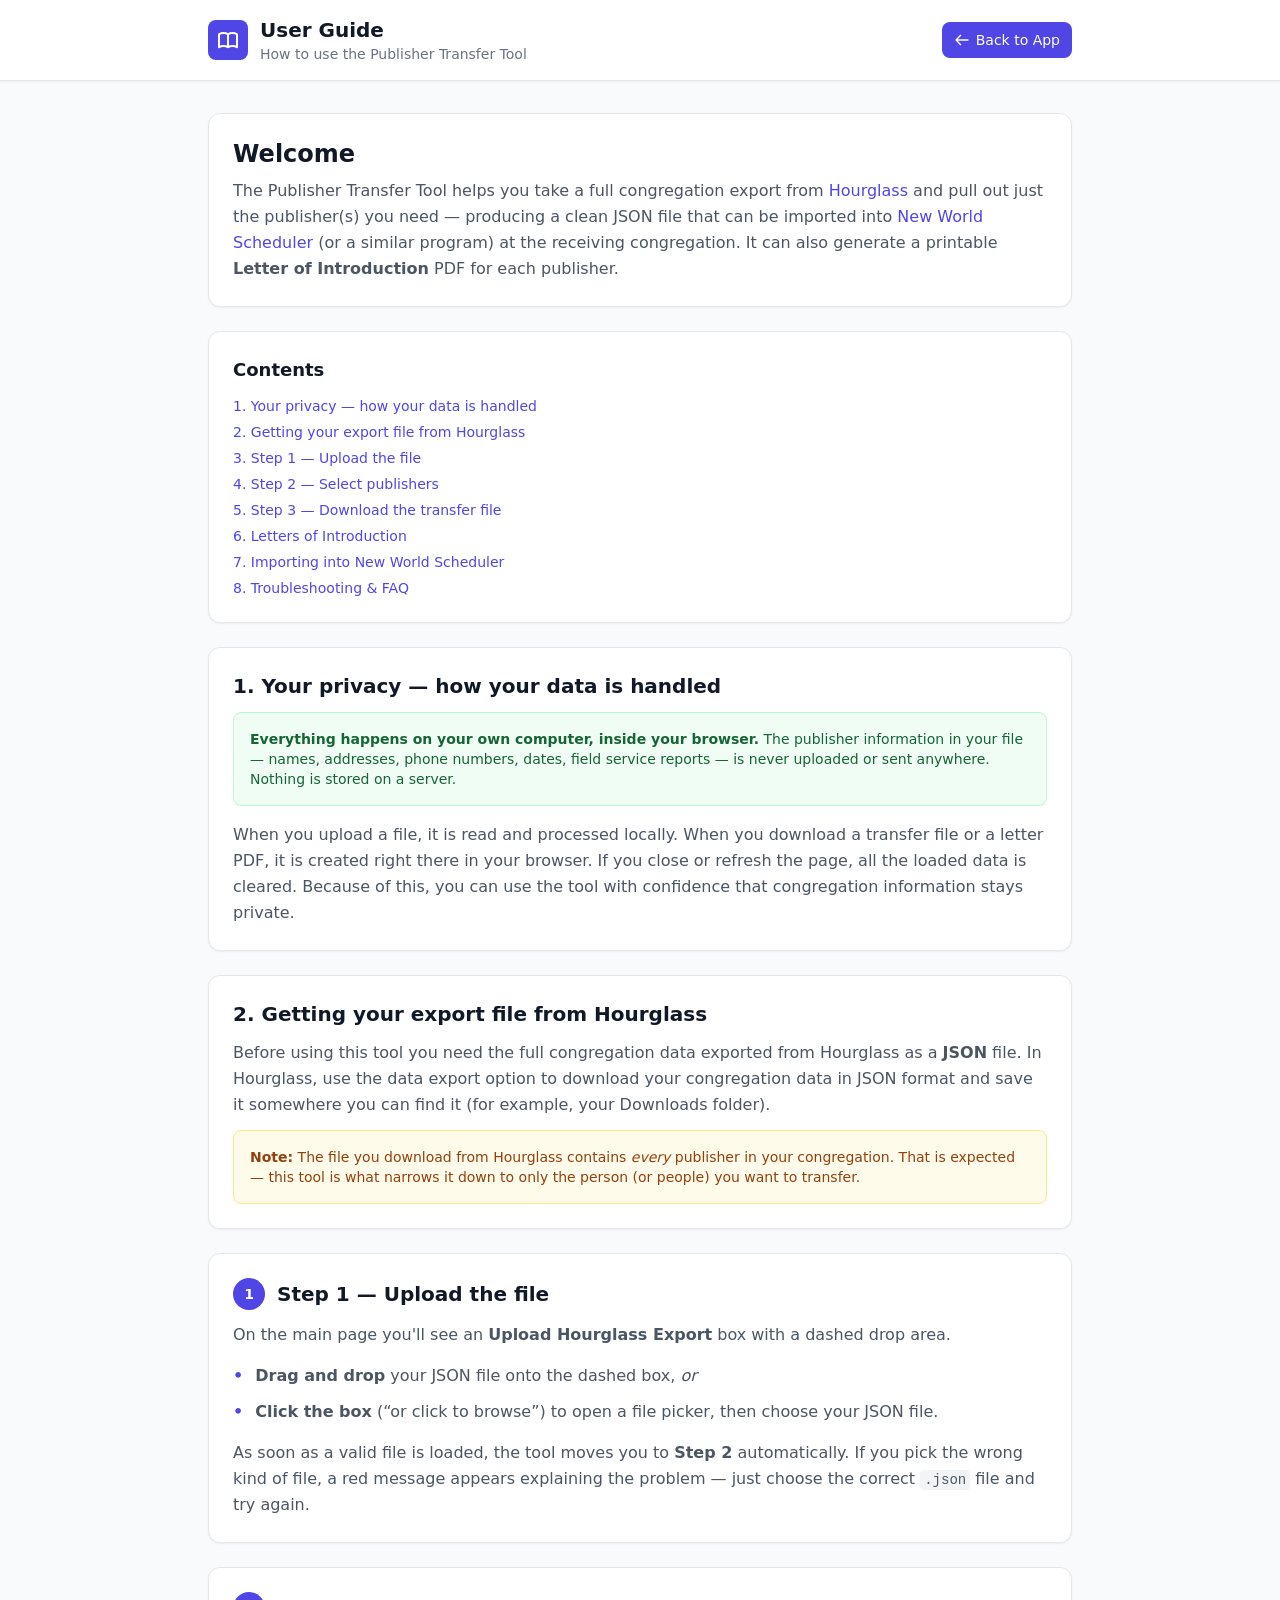
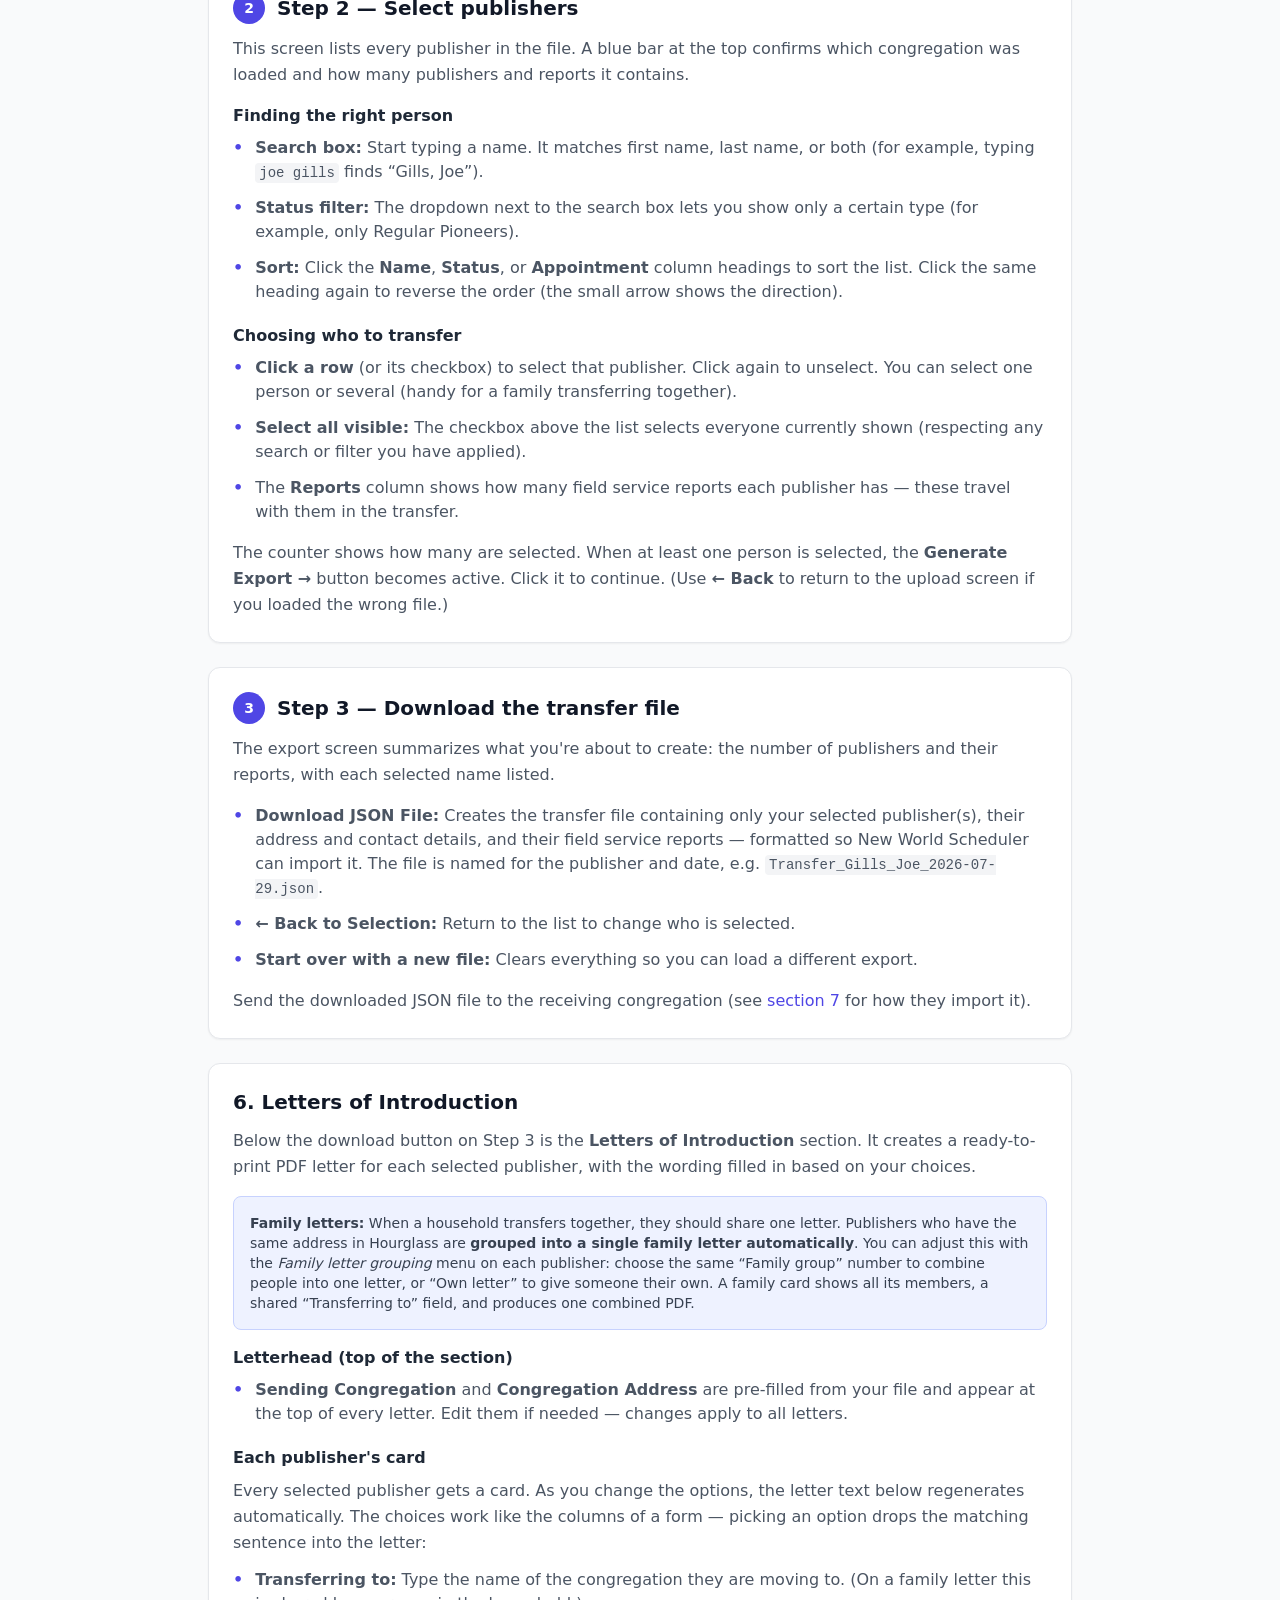
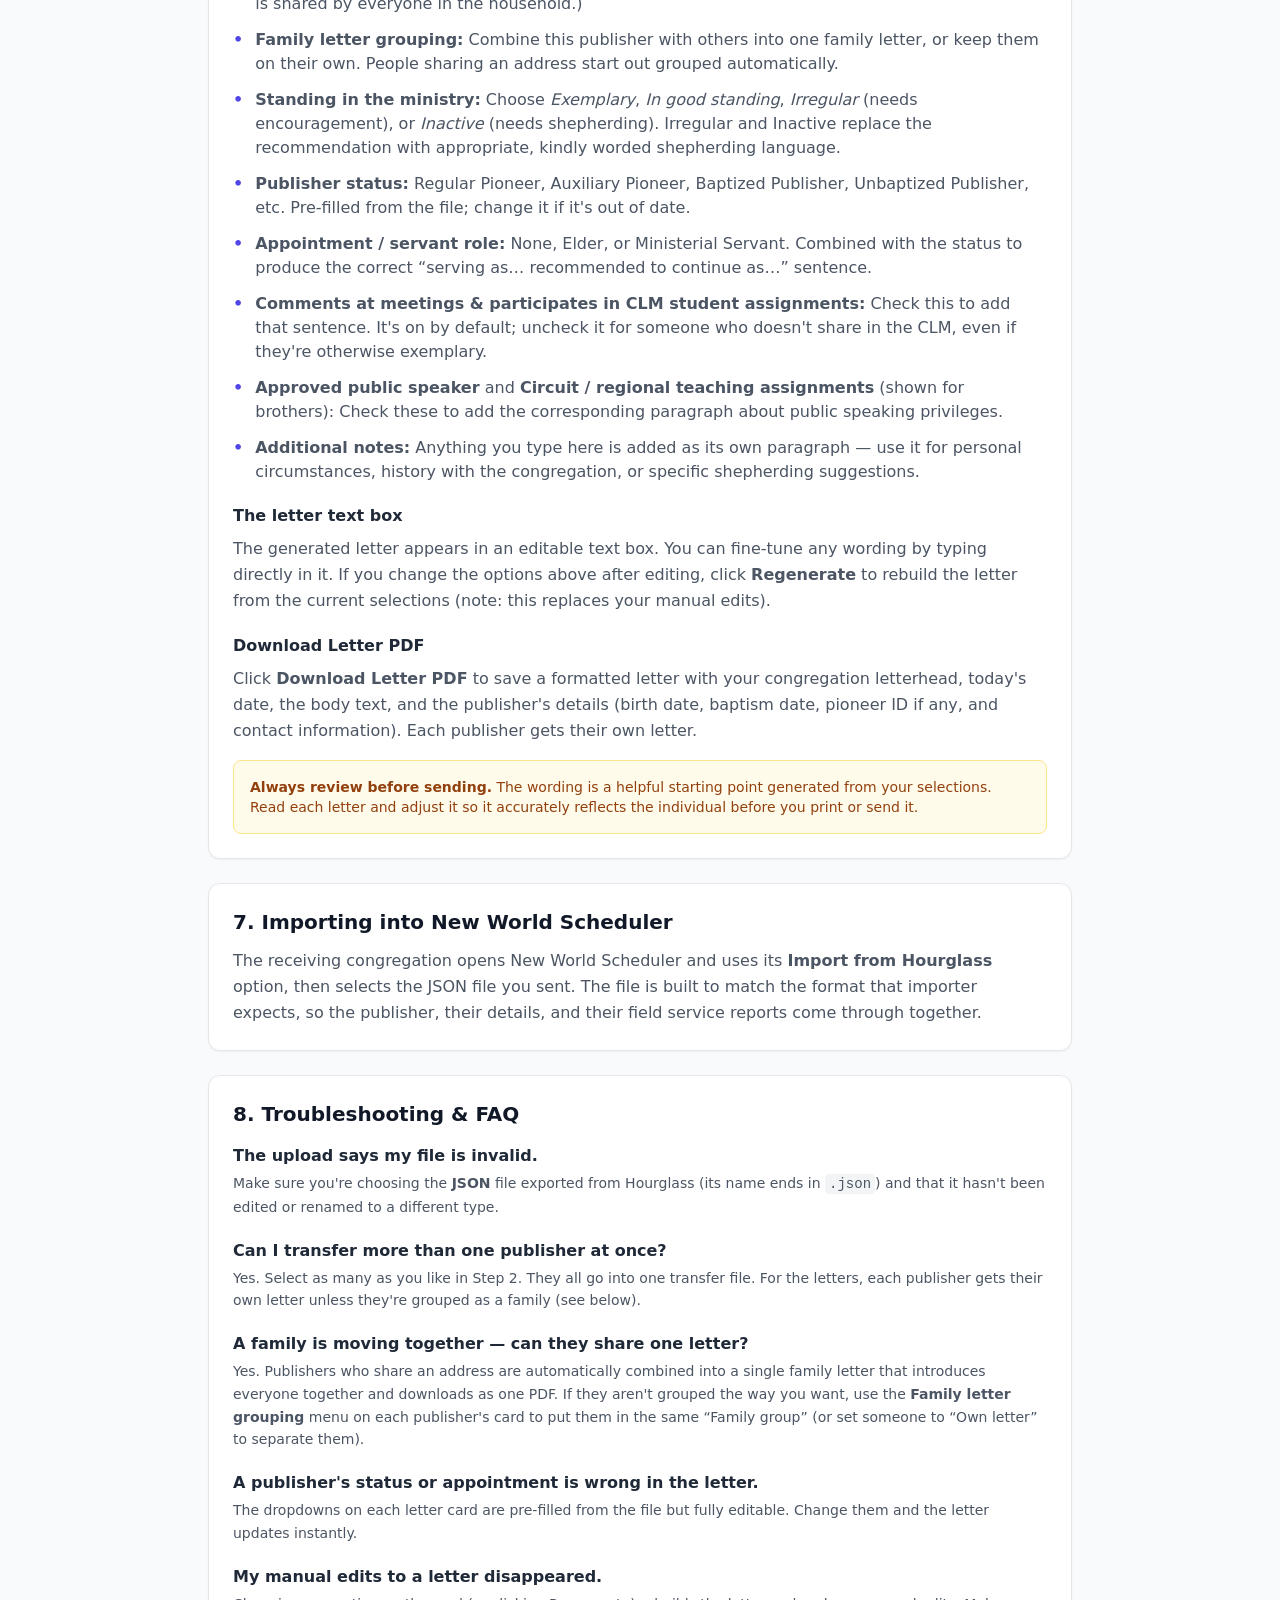
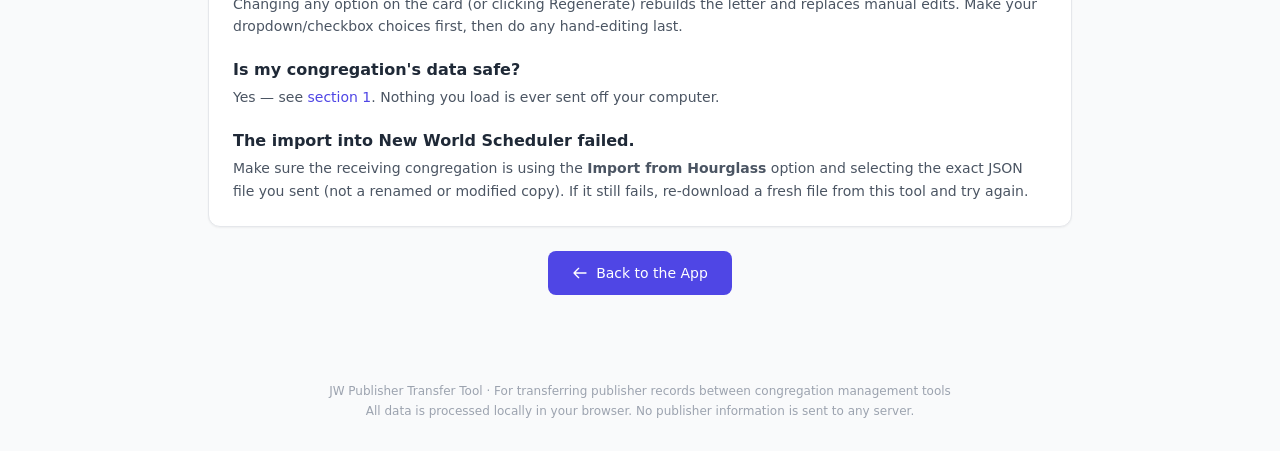
<file: app/templates/help.html>
<!DOCTYPE html>
<html lang="en">
<head>
  <meta charset="UTF-8" />
  <meta name="viewport" content="width=device-width, initial-scale=1.0" />
  <title>User Guide &middot; JW Publisher Transfer Tool</title>
  <script src="/static/vendor/tailwind.js"></script>
  <link rel="stylesheet" href="/static/style.css" />
  <script>
    tailwind.config = {
      theme: {
        extend: {
          colors: {
            brand: { 50: '#eef2ff', 100: '#e0e7ff', 200: '#c7d2fe', 500: '#6366f1', 600: '#4f46e5', 700: '#4338ca' }
          }
        }
      }
    }
  </script>
</head>
<body class="bg-gray-50 min-h-screen">

  <!-- Header -->
  <header class="bg-white border-b border-gray-200 shadow-sm sticky top-0 z-10">
    <div class="max-w-4xl mx-auto px-4 py-4 flex items-center gap-3">
      <div class="w-10 h-10 bg-brand-600 rounded-lg flex items-center justify-center">
        <svg class="w-6 h-6 text-white" fill="none" stroke="currentColor" viewBox="0 0 24 24">
          <path stroke-linecap="round" stroke-linejoin="round" stroke-width="2"
            d="M12 6.253v13m0-13C10.832 5.477 9.246 5 7.5 5S4.168 5.477 3 6.253v13C4.168 18.477 5.754 18 7.5 18s3.332.477 4.5 1.253m0-13C13.168 5.477 14.754 5 16.5 5c1.746 0 3.332.477 4.5 1.253v13C19.832 18.477 18.246 18 16.5 18c-1.746 0-3.332.477-4.5 1.253" />
        </svg>
      </div>
      <div>
        <h1 class="text-xl font-bold text-gray-900">User Guide</h1>
        <p class="text-sm text-gray-500">How to use the Publisher Transfer Tool</p>
      </div>
      <a href="/"
        class="ml-auto flex items-center gap-1.5 px-3 py-2 text-sm font-medium text-white bg-brand-600 rounded-lg hover:bg-brand-700 transition">
        <svg class="w-4 h-4" fill="none" stroke="currentColor" viewBox="0 0 24 24">
          <path stroke-linecap="round" stroke-linejoin="round" stroke-width="2" d="M10 19l-7-7m0 0l7-7m-7 7h18" />
        </svg>
        Back to App
      </a>
    </div>
  </header>

  <main class="max-w-4xl mx-auto px-4 py-8">

    <!-- Intro -->
    <div class="bg-white rounded-xl shadow-sm border border-gray-200 p-6 mb-6">
      <h2 class="text-2xl font-bold text-gray-900 mb-2">Welcome</h2>
      <p class="text-gray-600 leading-relaxed">
        The Publisher Transfer Tool helps you take a full congregation export from
        <a href="https://www.hourglass-app.com/en/" class="text-brand-600 hover:underline" target="_blank" rel="noopener">Hourglass</a>
        and pull out just the publisher(s) you need &mdash; producing a clean JSON file that can be imported into
        <a href="https://nwscheduler.com/" class="text-brand-600 hover:underline" target="_blank" rel="noopener">New World Scheduler</a>
        (or a similar program) at the receiving congregation. It can also generate a printable
        <strong>Letter of Introduction</strong> PDF for each publisher.
      </p>
    </div>

    <!-- Table of Contents -->
    <div class="bg-white rounded-xl shadow-sm border border-gray-200 p-6 mb-6">
      <h2 class="text-lg font-semibold text-gray-900 mb-3">Contents</h2>
      <ol class="space-y-1.5 text-sm">
        <li><a href="#privacy" class="text-brand-600 hover:underline">1. Your privacy &mdash; how your data is handled</a></li>
        <li><a href="#export-hourglass" class="text-brand-600 hover:underline">2. Getting your export file from Hourglass</a></li>
        <li><a href="#step1" class="text-brand-600 hover:underline">3. Step 1 &mdash; Upload the file</a></li>
        <li><a href="#step2" class="text-brand-600 hover:underline">4. Step 2 &mdash; Select publishers</a></li>
        <li><a href="#step3" class="text-brand-600 hover:underline">5. Step 3 &mdash; Download the transfer file</a></li>
        <li><a href="#letters" class="text-brand-600 hover:underline">6. Letters of Introduction</a></li>
        <li><a href="#import" class="text-brand-600 hover:underline">7. Importing into New World Scheduler</a></li>
        <li><a href="#faq" class="text-brand-600 hover:underline">8. Troubleshooting &amp; FAQ</a></li>
      </ol>
    </div>

    <!-- 1. Privacy -->
    <section id="privacy" class="bg-white rounded-xl shadow-sm border border-gray-200 p-6 mb-6 scroll-mt-24">
      <h2 class="text-xl font-bold text-gray-900 mb-3">1. Your privacy &mdash; how your data is handled</h2>
      <div class="p-4 bg-green-50 border border-green-200 rounded-lg mb-4">
        <p class="text-sm text-green-800">
          <strong>Everything happens on your own computer, inside your browser.</strong>
          The publisher information in your file &mdash; names, addresses, phone numbers, dates,
          field service reports &mdash; is never uploaded or sent anywhere. Nothing is stored on a server.
        </p>
      </div>
      <p class="text-gray-600 leading-relaxed">
        When you upload a file, it is read and processed locally. When you download a transfer file or a
        letter PDF, it is created right there in your browser. If you close or refresh the page, all the
        loaded data is cleared. Because of this, you can use the tool with confidence that congregation
        information stays private.
      </p>
    </section>

    <!-- 2. Getting the export -->
    <section id="export-hourglass" class="bg-white rounded-xl shadow-sm border border-gray-200 p-6 mb-6 scroll-mt-24">
      <h2 class="text-xl font-bold text-gray-900 mb-3">2. Getting your export file from Hourglass</h2>
      <p class="text-gray-600 leading-relaxed mb-3">
        Before using this tool you need the full congregation data exported from Hourglass as a
        <strong>JSON</strong> file. In Hourglass, use the data export option to download your congregation
        data in JSON format and save it somewhere you can find it (for example, your Downloads folder).
      </p>
      <div class="p-4 bg-amber-50 border border-amber-200 rounded-lg">
        <p class="text-sm text-amber-800">
          <strong>Note:</strong> The file you download from Hourglass contains <em>every</em> publisher in
          your congregation. That is expected &mdash; this tool is what narrows it down to only the person
          (or people) you want to transfer.
        </p>
      </div>
    </section>

    <!-- 3. Step 1 -->
    <section id="step1" class="bg-white rounded-xl shadow-sm border border-gray-200 p-6 mb-6 scroll-mt-24">
      <div class="flex items-center gap-3 mb-3">
        <span class="w-8 h-8 rounded-full bg-brand-600 text-white flex items-center justify-center font-bold text-sm">1</span>
        <h2 class="text-xl font-bold text-gray-900">Step 1 &mdash; Upload the file</h2>
      </div>
      <p class="text-gray-600 leading-relaxed mb-4">
        On the main page you'll see an <strong>Upload Hourglass Export</strong> box with a dashed drop area.
      </p>
      <ul class="space-y-3 text-gray-600">
        <li class="flex gap-3">
          <span class="text-brand-600 font-bold">&bull;</span>
          <span><strong>Drag and drop</strong> your JSON file onto the dashed box, <em>or</em></span>
        </li>
        <li class="flex gap-3">
          <span class="text-brand-600 font-bold">&bull;</span>
          <span><strong>Click the box</strong> (&ldquo;or click to browse&rdquo;) to open a file picker, then choose your JSON file.</span>
        </li>
      </ul>
      <p class="text-gray-600 leading-relaxed mt-4">
        As soon as a valid file is loaded, the tool moves you to <strong>Step 2</strong> automatically.
        If you pick the wrong kind of file, a red message appears explaining the problem &mdash; just choose
        the correct <code class="px-1 py-0.5 bg-gray-100 rounded text-sm">.json</code> file and try again.
      </p>
    </section>

    <!-- 4. Step 2 -->
    <section id="step2" class="bg-white rounded-xl shadow-sm border border-gray-200 p-6 mb-6 scroll-mt-24">
      <div class="flex items-center gap-3 mb-3">
        <span class="w-8 h-8 rounded-full bg-brand-600 text-white flex items-center justify-center font-bold text-sm">2</span>
        <h2 class="text-xl font-bold text-gray-900">Step 2 &mdash; Select publishers</h2>
      </div>
      <p class="text-gray-600 leading-relaxed mb-4">
        This screen lists every publisher in the file. A blue bar at the top confirms which congregation was
        loaded and how many publishers and reports it contains.
      </p>

      <h3 class="font-semibold text-gray-800 mt-4 mb-2">Finding the right person</h3>
      <ul class="space-y-3 text-gray-600">
        <li class="flex gap-3">
          <span class="text-brand-600 font-bold">&bull;</span>
          <span><strong>Search box:</strong> Start typing a name. It matches first name, last name, or both
          (for example, typing <code class="px-1 py-0.5 bg-gray-100 rounded text-sm">joe gills</code> finds &ldquo;Gills, Joe&rdquo;).</span>
        </li>
        <li class="flex gap-3">
          <span class="text-brand-600 font-bold">&bull;</span>
          <span><strong>Status filter:</strong> The dropdown next to the search box lets you show only a
          certain type (for example, only Regular Pioneers).</span>
        </li>
        <li class="flex gap-3">
          <span class="text-brand-600 font-bold">&bull;</span>
          <span><strong>Sort:</strong> Click the <strong>Name</strong>, <strong>Status</strong>, or
          <strong>Appointment</strong> column headings to sort the list. Click the same heading again to
          reverse the order (the small arrow shows the direction).</span>
        </li>
      </ul>

      <h3 class="font-semibold text-gray-800 mt-5 mb-2">Choosing who to transfer</h3>
      <ul class="space-y-3 text-gray-600">
        <li class="flex gap-3">
          <span class="text-brand-600 font-bold">&bull;</span>
          <span><strong>Click a row</strong> (or its checkbox) to select that publisher. Click again to unselect.
          You can select one person or several (handy for a family transferring together).</span>
        </li>
        <li class="flex gap-3">
          <span class="text-brand-600 font-bold">&bull;</span>
          <span><strong>Select all visible:</strong> The checkbox above the list selects everyone currently
          shown (respecting any search or filter you have applied).</span>
        </li>
        <li class="flex gap-3">
          <span class="text-brand-600 font-bold">&bull;</span>
          <span>The <strong>Reports</strong> column shows how many field service reports each publisher has &mdash;
          these travel with them in the transfer.</span>
        </li>
      </ul>
      <p class="text-gray-600 leading-relaxed mt-4">
        The counter shows how many are selected. When at least one person is selected, the
        <strong>Generate Export &rarr;</strong> button becomes active. Click it to continue. (Use
        <strong>&larr; Back</strong> to return to the upload screen if you loaded the wrong file.)
      </p>
    </section>

    <!-- 5. Step 3 -->
    <section id="step3" class="bg-white rounded-xl shadow-sm border border-gray-200 p-6 mb-6 scroll-mt-24">
      <div class="flex items-center gap-3 mb-3">
        <span class="w-8 h-8 rounded-full bg-brand-600 text-white flex items-center justify-center font-bold text-sm">3</span>
        <h2 class="text-xl font-bold text-gray-900">Step 3 &mdash; Download the transfer file</h2>
      </div>
      <p class="text-gray-600 leading-relaxed mb-4">
        The export screen summarizes what you're about to create: the number of publishers and their reports,
        with each selected name listed.
      </p>
      <ul class="space-y-3 text-gray-600">
        <li class="flex gap-3">
          <span class="text-brand-600 font-bold">&bull;</span>
          <span><strong>Download JSON File:</strong> Creates the transfer file containing only your selected
          publisher(s), their address and contact details, and their field service reports &mdash; formatted so
          New World Scheduler can import it. The file is named for the publisher and date, e.g.
          <code class="px-1 py-0.5 bg-gray-100 rounded text-sm">Transfer_Gills_Joe_2026-07-29.json</code>.</span>
        </li>
        <li class="flex gap-3">
          <span class="text-brand-600 font-bold">&bull;</span>
          <span><strong>&larr; Back to Selection:</strong> Return to the list to change who is selected.</span>
        </li>
        <li class="flex gap-3">
          <span class="text-brand-600 font-bold">&bull;</span>
          <span><strong>Start over with a new file:</strong> Clears everything so you can load a different export.</span>
        </li>
      </ul>
      <p class="text-gray-600 leading-relaxed mt-4">
        Send the downloaded JSON file to the receiving congregation (see
        <a href="#import" class="text-brand-600 hover:underline">section 7</a> for how they import it).
      </p>
    </section>

    <!-- 6. Letters of Introduction -->
    <section id="letters" class="bg-white rounded-xl shadow-sm border border-gray-200 p-6 mb-6 scroll-mt-24">
      <h2 class="text-xl font-bold text-gray-900 mb-3">6. Letters of Introduction</h2>
      <p class="text-gray-600 leading-relaxed mb-4">
        Below the download button on Step 3 is the <strong>Letters of Introduction</strong> section. It creates
        a ready-to-print PDF letter for each selected publisher, with the wording filled in based on your choices.
      </p>

      <div class="p-4 bg-brand-50 border border-brand-200 rounded-lg mb-4">
        <p class="text-sm text-gray-700">
          <strong>Family letters:</strong> When a household transfers together, they should share one letter.
          Publishers who have the same address in Hourglass are <strong>grouped into a single family letter
          automatically</strong>. You can adjust this with the <em>Family letter grouping</em> menu on each
          publisher: choose the same &ldquo;Family group&rdquo; number to combine people into one letter, or
          &ldquo;Own letter&rdquo; to give someone their own. A family card shows all its members, a shared
          &ldquo;Transferring to&rdquo; field, and produces one combined PDF.
        </p>
      </div>

      <h3 class="font-semibold text-gray-800 mt-4 mb-2">Letterhead (top of the section)</h3>
      <ul class="space-y-3 text-gray-600">
        <li class="flex gap-3">
          <span class="text-brand-600 font-bold">&bull;</span>
          <span><strong>Sending Congregation</strong> and <strong>Congregation Address</strong> are pre-filled
          from your file and appear at the top of every letter. Edit them if needed &mdash; changes apply to all letters.</span>
        </li>
      </ul>

      <h3 class="font-semibold text-gray-800 mt-5 mb-2">Each publisher's card</h3>
      <p class="text-gray-600 leading-relaxed mb-3">
        Every selected publisher gets a card. As you change the options, the letter text below regenerates
        automatically. The choices work like the columns of a form &mdash; picking an option drops the matching
        sentence into the letter:
      </p>
      <ul class="space-y-3 text-gray-600">
        <li class="flex gap-3">
          <span class="text-brand-600 font-bold">&bull;</span>
          <span><strong>Transferring to:</strong> Type the name of the congregation they are moving to.
          (On a family letter this is shared by everyone in the household.)</span>
        </li>
        <li class="flex gap-3">
          <span class="text-brand-600 font-bold">&bull;</span>
          <span><strong>Family letter grouping:</strong> Combine this publisher with others into one family
          letter, or keep them on their own. People sharing an address start out grouped automatically.</span>
        </li>
        <li class="flex gap-3">
          <span class="text-brand-600 font-bold">&bull;</span>
          <span><strong>Standing in the ministry:</strong> Choose <em>Exemplary</em>, <em>In good standing</em>,
          <em>Irregular</em> (needs encouragement), or <em>Inactive</em> (needs shepherding). Irregular and Inactive
          replace the recommendation with appropriate, kindly worded shepherding language.</span>
        </li>
        <li class="flex gap-3">
          <span class="text-brand-600 font-bold">&bull;</span>
          <span><strong>Publisher status:</strong> Regular Pioneer, Auxiliary Pioneer, Baptized Publisher,
          Unbaptized Publisher, etc. Pre-filled from the file; change it if it's out of date.</span>
        </li>
        <li class="flex gap-3">
          <span class="text-brand-600 font-bold">&bull;</span>
          <span><strong>Appointment / servant role:</strong> None, Elder, or Ministerial Servant. Combined with
          the status to produce the correct &ldquo;serving as&hellip; recommended to continue as&hellip;&rdquo; sentence.</span>
        </li>
        <li class="flex gap-3">
          <span class="text-brand-600 font-bold">&bull;</span>
          <span><strong>Comments at meetings &amp; participates in CLM student assignments:</strong> Check this to
          add that sentence. It's on by default; uncheck it for someone who doesn't share in the CLM, even if
          they're otherwise exemplary.</span>
        </li>
        <li class="flex gap-3">
          <span class="text-brand-600 font-bold">&bull;</span>
          <span><strong>Approved public speaker</strong> and <strong>Circuit / regional teaching assignments</strong>
          (shown for brothers): Check these to add the corresponding paragraph about public speaking privileges.</span>
        </li>
        <li class="flex gap-3">
          <span class="text-brand-600 font-bold">&bull;</span>
          <span><strong>Additional notes:</strong> Anything you type here is added as its own paragraph &mdash; use it
          for personal circumstances, history with the congregation, or specific shepherding suggestions.</span>
        </li>
      </ul>

      <h3 class="font-semibold text-gray-800 mt-5 mb-2">The letter text box</h3>
      <p class="text-gray-600 leading-relaxed">
        The generated letter appears in an editable text box. You can fine-tune any wording by typing directly in it.
        If you change the options above after editing, click <strong>Regenerate</strong> to rebuild the letter from the
        current selections (note: this replaces your manual edits).
      </p>

      <h3 class="font-semibold text-gray-800 mt-5 mb-2">Download Letter PDF</h3>
      <p class="text-gray-600 leading-relaxed">
        Click <strong>Download Letter PDF</strong> to save a formatted letter with your congregation letterhead,
        today's date, the body text, and the publisher's details (birth date, baptism date, pioneer ID if any, and
        contact information). Each publisher gets their own letter.
      </p>
      <div class="p-4 bg-amber-50 border border-amber-200 rounded-lg mt-4">
        <p class="text-sm text-amber-800">
          <strong>Always review before sending.</strong> The wording is a helpful starting point generated from your
          selections. Read each letter and adjust it so it accurately reflects the individual before you print or send it.
        </p>
      </div>
    </section>

    <!-- 7. Importing -->
    <section id="import" class="bg-white rounded-xl shadow-sm border border-gray-200 p-6 mb-6 scroll-mt-24">
      <h2 class="text-xl font-bold text-gray-900 mb-3">7. Importing into New World Scheduler</h2>
      <p class="text-gray-600 leading-relaxed">
        The receiving congregation opens New World Scheduler and uses its <strong>Import from Hourglass</strong>
        option, then selects the JSON file you sent. The file is built to match the format that importer expects, so
        the publisher, their details, and their field service reports come through together.
      </p>
    </section>

    <!-- 8. FAQ -->
    <section id="faq" class="bg-white rounded-xl shadow-sm border border-gray-200 p-6 mb-6 scroll-mt-24">
      <h2 class="text-xl font-bold text-gray-900 mb-4">8. Troubleshooting &amp; FAQ</h2>
      <div class="space-y-5">
        <div>
          <h3 class="font-semibold text-gray-800 mb-1">The upload says my file is invalid.</h3>
          <p class="text-gray-600 text-sm leading-relaxed">Make sure you're choosing the <strong>JSON</strong> file
          exported from Hourglass (its name ends in <code class="px-1 py-0.5 bg-gray-100 rounded">.json</code>) and
          that it hasn't been edited or renamed to a different type.</p>
        </div>
        <div>
          <h3 class="font-semibold text-gray-800 mb-1">Can I transfer more than one publisher at once?</h3>
          <p class="text-gray-600 text-sm leading-relaxed">Yes. Select as many as you like in Step 2. They all go
          into one transfer file. For the letters, each publisher gets their own letter unless they're grouped as a
          family (see below).</p>
        </div>
        <div>
          <h3 class="font-semibold text-gray-800 mb-1">A family is moving together &mdash; can they share one letter?</h3>
          <p class="text-gray-600 text-sm leading-relaxed">Yes. Publishers who share an address are automatically
          combined into a single family letter that introduces everyone together and downloads as one PDF. If they
          aren't grouped the way you want, use the <strong>Family letter grouping</strong> menu on each publisher's
          card to put them in the same &ldquo;Family group&rdquo; (or set someone to &ldquo;Own letter&rdquo; to
          separate them).</p>
        </div>
        <div>
          <h3 class="font-semibold text-gray-800 mb-1">A publisher's status or appointment is wrong in the letter.</h3>
          <p class="text-gray-600 text-sm leading-relaxed">The dropdowns on each letter card are pre-filled from the
          file but fully editable. Change them and the letter updates instantly.</p>
        </div>
        <div>
          <h3 class="font-semibold text-gray-800 mb-1">My manual edits to a letter disappeared.</h3>
          <p class="text-gray-600 text-sm leading-relaxed">Changing any option on the card (or clicking Regenerate)
          rebuilds the letter and replaces manual edits. Make your dropdown/checkbox choices first, then do any hand-editing last.</p>
        </div>
        <div>
          <h3 class="font-semibold text-gray-800 mb-1">Is my congregation's data safe?</h3>
          <p class="text-gray-600 text-sm leading-relaxed">Yes &mdash; see <a href="#privacy" class="text-brand-600 hover:underline">section 1</a>.
          Nothing you load is ever sent off your computer.</p>
        </div>
        <div>
          <h3 class="font-semibold text-gray-800 mb-1">The import into New World Scheduler failed.</h3>
          <p class="text-gray-600 text-sm leading-relaxed">Make sure the receiving congregation is using the
          <strong>Import from Hourglass</strong> option and selecting the exact JSON file you sent (not a renamed or
          modified copy). If it still fails, re-download a fresh file from this tool and try again.</p>
        </div>
      </div>
    </section>

    <div class="text-center mb-6">
      <a href="/"
        class="inline-flex items-center gap-2 px-6 py-3 text-sm font-medium text-white bg-brand-600 rounded-lg hover:bg-brand-700 transition">
        <svg class="w-4 h-4" fill="none" stroke="currentColor" viewBox="0 0 24 24">
          <path stroke-linecap="round" stroke-linejoin="round" stroke-width="2" d="M10 19l-7-7m0 0l7-7m-7 7h18" />
        </svg>
        Back to the App
      </a>
    </div>
  </main>

  <footer class="max-w-4xl mx-auto px-4 py-8 text-center text-xs text-gray-400">
    <p>JW Publisher Transfer Tool &middot; For transferring publisher records between congregation management tools</p>
    <p class="mt-1">All data is processed locally in your browser. No publisher information is sent to any server.</p>
  </footer>
</body>
</html>
</file>
<file: static/style.css>
/* Custom overrides beyond Tailwind */

.drop-zone {
    transition: border-color 0.2s, background-color 0.2s;
}

.drop-zone.dragover {
    border-color: #6366f1;
    background-color: #eef2ff;
}

.publisher-row {
    transition: background-color 0.15s;
}

.publisher-row:hover {
    background-color: #f8fafc;
}

.publisher-row.selected {
    background-color: #eef2ff;
}

.step-indicator {
    transition: all 0.3s;
}

.step-indicator.active {
    color: #4f46e5;
    border-color: #4f46e5;
    background-color: #eef2ff;
}

.step-indicator.completed {
    color: #ffffff;
    border-color: #4f46e5;
    background-color: #4f46e5;
}

.fade-in {
    animation: fadeIn 0.3s ease-in;
}

@keyframes fadeIn {
    from { opacity: 0; transform: translateY(8px); }
    to { opacity: 1; transform: translateY(0); }
}
</file>
